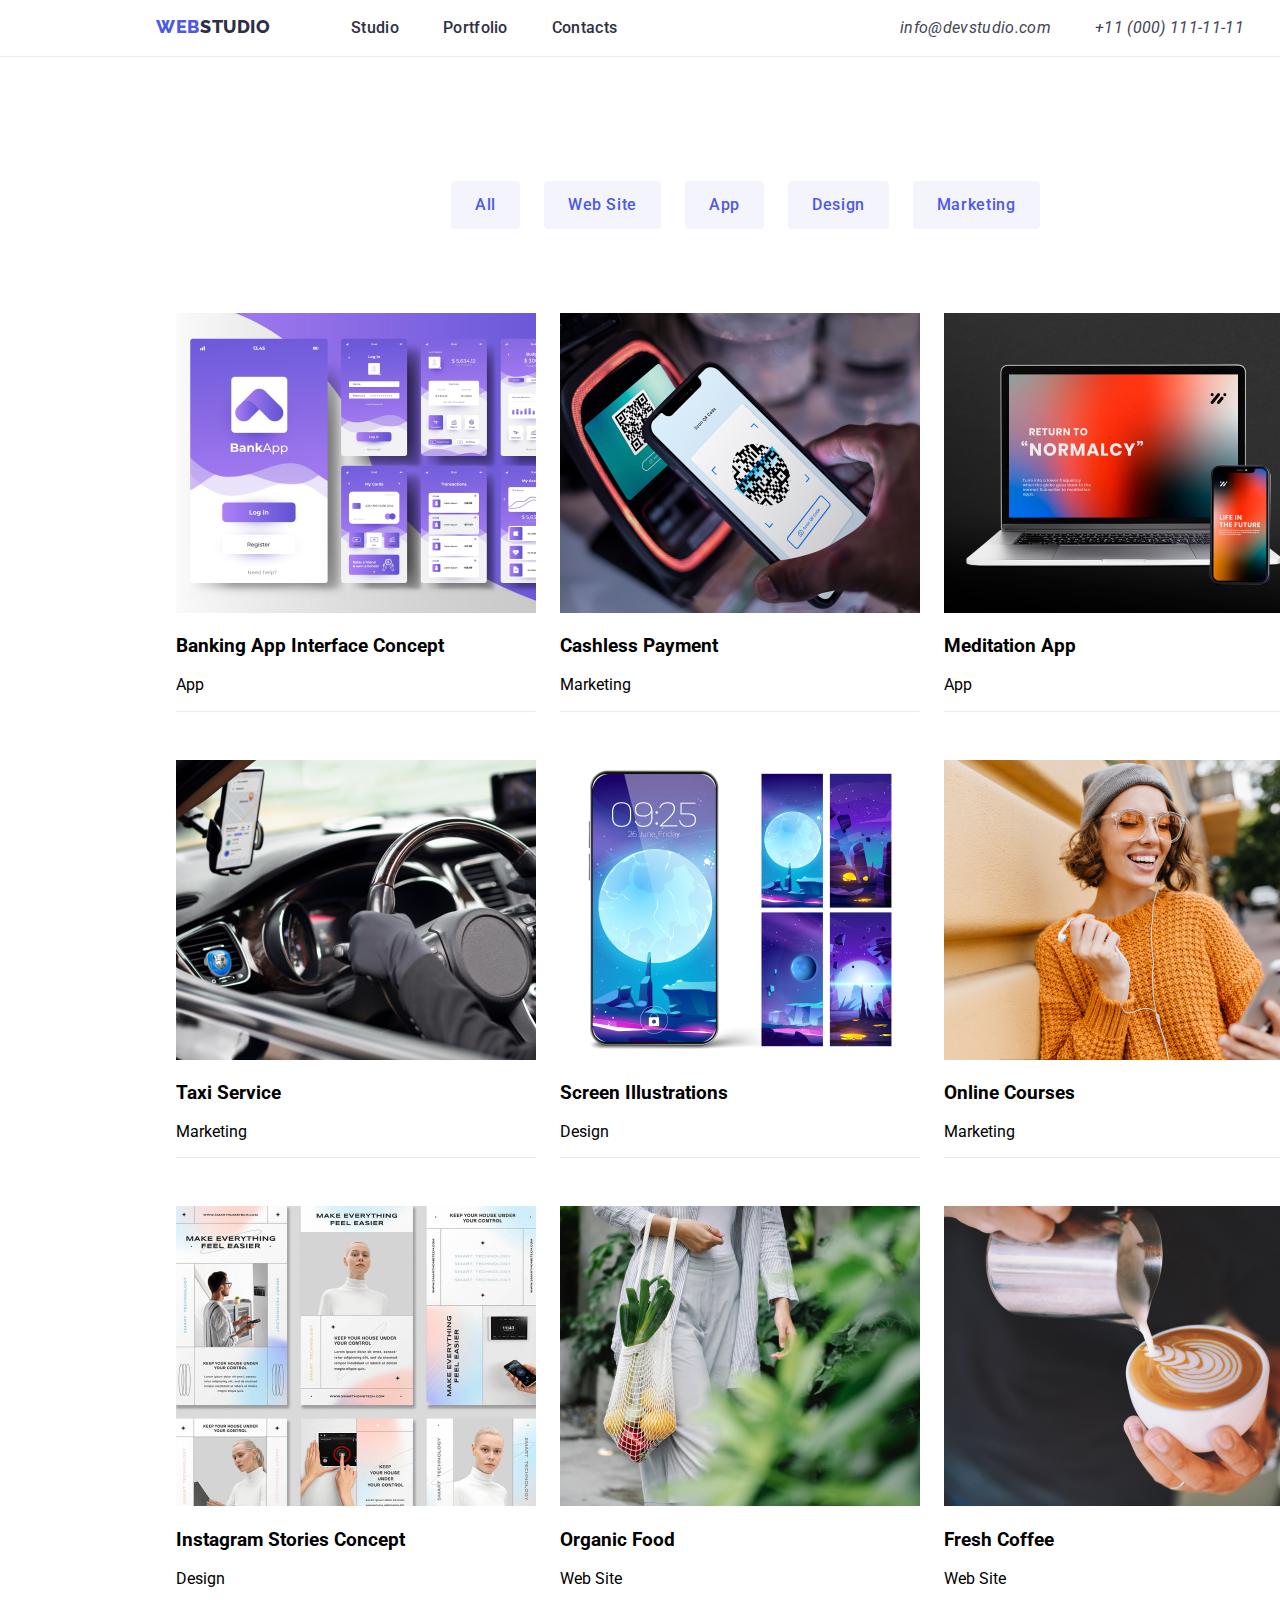
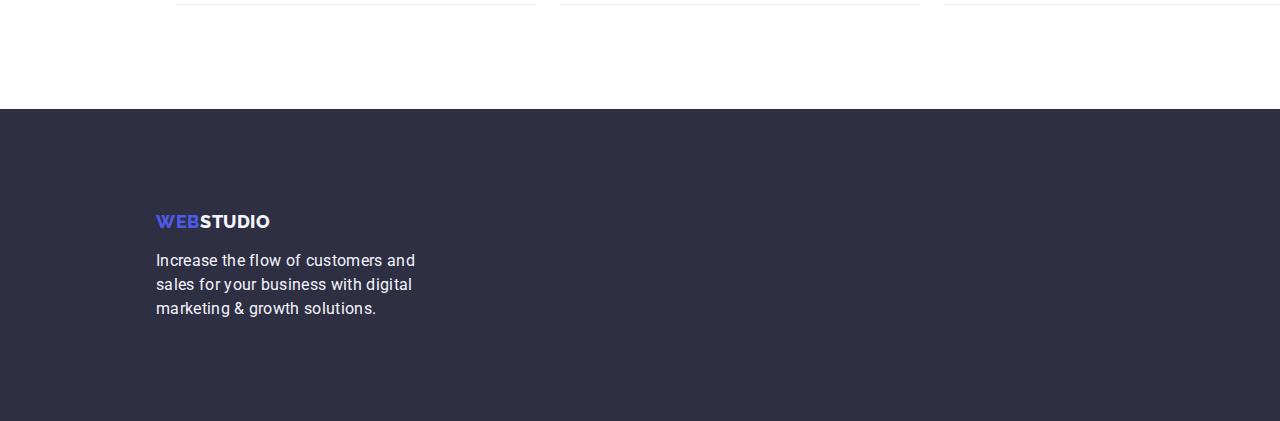
<file: portfolio.html>
<!DOCTYPE html>
<html lang="en">
<head>
    <meta charset="UTF-8">
    <meta name="viewport" content="width=device-width, initial-scale=1.0">
    <title>Portfolio</title>
    <!-- Normalizer first -->
    <link rel="stylesheet" href="https://cdnjs.cloudflare.com/ajax/libs/modern-normalize/1.0.0/modern-normalize.min.css">
    <link rel="stylesheet" href="./css/styles.css">
    <link rel="preconnect" href="https://fonts.googleapis.com">
    <link rel="preconnect" href="https://fonts.gstatic.com" crossorigin>
    <link href="https://fonts.googleapis.com/css2?family=Raleway:wght@800&family=Roboto:wght@400;500;700;900&display=swap"
        rel="stylesheet">
</head>
<body class="portfolio">
    <!-- Page header -->
    <header class="top-line">
        <div class="main-header-container">
            <nav class="main-menu-nav">
                <!-- Menu Navigation-->
                <a class="logo" href="./index.html" rel="noopener noreferrer">
                    <span class="web">WEB</span><span class="studio">STUDIO</span></a>
                <ul class="menu-nav">
                    <li class="tab-list"><a class="menu-name" href="./index.html" rel="noopener noreferrer">Studio</a></li>
                    <li class="tab-list"><a class="menu-name" href="./portfolio.html"
                            rel="noopener noreferrer">Portfolio</a></li>
                    <li class="tab-list"><a class="menu-name" href="/contacts">Contacts</a></li>
                </ul>
            </nav>
            <address class="contacts">
                <ul class="main-header-ctas">
                    <li class="main-header-ctas-item"><a class="mail"
                            href="mailto:info@devstudio.com">info@devstudio.com</a></li>
                    <li class="main-header-ctas-item"><a class="phone" href="tel:+11(000)111-11-11">+11 (000) 111-11-11</a>
                    </li>
                </ul>
            </address>
        </div>
    </header>

    <!-- Unique page content -->
    <main class="portfolio-content">
        <section class="filters">
            <h2 hidden>filters</h2>
                <ul class="buttons">
                    <li class="button-box">
                        <button class="button-solid" type="button">All</button>
                    </li>
                    <li class="button-box">
                        <button class="button-solid" type="button">Web Site</button>
                    </li>
                    <li class="button-box">
                        <button class="button-solid" type="button">App</button>
                    </li>
                    <li class="button-box">
                        <button class="button-solid" type="button">Design</button>
                    </li>
                    <li class="button-box">
                        <button class="button-solid" type="button">Marketing</button>
                    </li>
                </ul> 
        </section>
        <!-- <div> -->
            <!-- <img src="./images/finger.jpg" alt="finger" width="16"> -->
        <!-- </div> -->
        <section class="our-services">
            <div class="section-container">
                <ul class="our-services-list">
                    <li class="our-services-item">
                        <img src="./images/row-1-banking-app.jpg" alt="Banking App Interface Concept" width="360">
                        <h3 class="sevice-category">Banking App Interface Concept</h3>
                        <p class="sevice-type">App</p>
                    </li>
                    <li class="our-services-item">
                        <img src="./images/row-1-cashless-payment.jpg" alt="Cashless Payment" width="360">
                        <h3 class="sevice-category">Cashless Payment</h3>
                        <p class="sevice-type">Marketing</p>
                    </li>
                    <li class="our-services-item">
                        <img src="./images/row-1-meditation-app.jpg" alt="Meditation App" width="360">
                        <h3 class="sevice-category">Meditation App</h3>
                        <p class="sevice-type">App</p>
                    </li>
                    <li class="our-services-item">
                        <img src="./images/row-2-taxi-service.jpg" alt="Taxi Service" width="360">
                        <h3 class="sevice-category">Taxi Service</h3>
                        <p class="sevice-type">Marketing</p>
                    </li>
                    <li class="our-services-item">
                        <img src="./images/row-2-screen-illustrations.jpg" alt="Screen Illustrations" width="360">
                        <h3 class="sevice-category">Screen Illustrations</h3>
                        <p class="sevice-type">Design</p>
                    </li>
                    <li class="our-services-item">
                        <img src="./images/row-2-online-courses.jpg" alt="Online Courses" width="360">
                        <h3 class="sevice-category">Online Courses</h3>
                        <p class="sevice-type">Marketing</p>
                    </li>
                    <li class="our-services-item">
                        <img src="./images/row-3-instagram.jpg" alt="Instagram Stories Concept" width="360">
                        <h3 class="sevice-category">Instagram Stories Concept</h3>
                        <p class="sevice-type">Design</p>
                    </li>
                    <li class="our-services-item">
                        <img src="./images/row-3-organic-food.jpg" alt="Organic Food" width="360">
                        <h3 class="sevice-category">Organic Food</h3>
                        <p class="sevice-type">Web Site</p>
                    </li>
                    <li class="our-services-item">
                        <img src="./images/row-3-fresh-coffee.jpg" alt="Fresh Coffee" width="360">
                        <h3 class="sevice-category">Fresh Coffee</h3>
                        <p class="sevice-type">Web Site</p>
                    </li>
                </ul>
            </div>  
        </section>
    </main>

    <!-- Page footer -->
    <footer class="bottom-line">
        <a class="logo" href="./index.html">
            <span class="web">WEB</span><span class="studio">STUDIO</span></a>
        <p class="business-solution">Increase the flow of customers and sales for your business with digital marketing & growth solutions.</p>
    </footer>
</body>
</html>
</file>
<file: css/styles.css>
* {
    box-sizing: border-box;
}
body {
    font-family: 'Roboto', sans-serif;
    color: navy blue;
    background: #FFF;
}

/* header layout */
.top-line {
    /* height: 24px; */
    width: 1440px;
    /* height: 72px; */
    /* display: flex; */
    justify-content: center;
    align-items: center;
    flex-shrink: 0;
    border-bottom: 1px solid var(--cornflower, #E7E9FC);
    background: var(--white, #FFF);
}

.main-menu-nav {
    display: inline-block;
}

.top-line .logo, .menu-name, .mail, .phone {
    text-decoration: none;
}

/* header logo web text */
.top-line .web {
    width: 44px;
    color: var(--iris, #4D5AE5);
    font-family: Raleway;
    font-size: 18px;
    font-weight: 800;
    line-height: 1.167;
    /* 116.667% */
    letter-spacing: 0.54px;
    text-transform: uppercase; 
}

/* header logo studio text */
.top-line .studio {
    width: 71px;
    color: var(--navyblue, #2E2F42);
    font-family: Raleway;
    font-size: 18px;
    font-weight: 800;
    line-height: 1.167;
    /* 116.667% */
    letter-spacing: 0.54px;
    text-transform: uppercase;  
}

/* header logo layout */
.top-line .logo {
    display: inline-flex;
    height: 24px;
    align-items: center;
    flex-shrink: 0;
    margin-right: 76px;
}

/* header menu-nav layout */
.menu-nav { 
    display: inline-block;
    padding-left: 0px;
    /* margin-right: 332px; */
    /* align-items: flex-start;
    gap: 40px;
    list-style: none;
    margin-left: 76px;
     */
}

.tab-list {
    display: inline-block;
    margin-right: 40px;
}

.tab-list:last-child{
    margin-right: 0;
}

/* header menu-nav typography */
.menu-name {
    color: var(--navyblue, #2E2F42);
    /* Body Medium */
    font-size: 16px;
    font-weight: 500;
    line-height: 1.5;
    /* 150% */
    letter-spacing: 0.32px;
}

.menu-name:hover {
    color: var(--iris, #4D5AE5);
}

/* .contacts {
    display: inline-block;
} */

.main-header-ctas {
    display: inline-block;
    padding-left: 0px;
}

.main-header-ctas-item {
    display: inline-block;
    margin-right: 40px;
}

/* contacts typography */
.mail, .phone {
    color: var(--slate, #434455);
    /* Body */
    font-size: 16px;
    line-height: 1.5;
    /* 150% */
    letter-spacing: 0.32px;
}

.mail:hover, .phone:hover {
    color: var(--iris, #4D5AE5);
}

/*hero-image layout */
.hero-image {
    width: 1440px;
    height: 600px;
    flex-shrink: 0;
    background: var(--navyblue, #2E2F42);
    margin-top: -38px;
    margin-bottom: 0px;
}

.company-tagline {
    color: var(--WHITE, #FFF);
    text-align: center;
    /* Header 1 */
    font-family: Roboto;
    font-size: 56px;
    font-weight: 700;
    line-height: 1.071;
    /* 107.143% */
    letter-spacing: 1.12px;
    padding: 188px 472px 0px 474px;
    margin-bottom: 48px;
}

.order-service {
    /* layout */
    display: inline-flex;
    align-items: flex-start;
    padding: 16px 32px;
    gap: 10px;
    margin: 0px 635px 2108px 636px;
    /* style */
    color: white;
    border-radius: 4px;
    background: var(--iris, #4D5AE5);
    box-shadow: 0px 4px 4px 0px rgba(0, 0, 0, 0.15);
}

.order-service:hover {
    border: 3px solid;
    border-color: blue;
    color: black;
    background-color: blue;
    /* background: repeating-linear-gradient(-45deg, */
        /* #606dbc, */
        /* #606dbc 3px, */
        /* #465298 3px, */
        /* #465298 6px); */
    cursor: pointer;
}

.main-header-container {
    width: 1158px;
    padding: 0px 15px;
    margin-left: auto;
    margin-right: auto;
    display: flex;
    justify-content: space-between;
}

.container {
    width: 1158px;
    padding: 0px 15px;
    /* margin-left:auto;
    margin-right: auto; */
    /* background-color: yellow; */
    display: flex;
    justify-content: space-between;
}

/* features layout */
.section {
    width: 1128px;
    flex-shrink: 0;
    margin: 0px 156px;
    padding-bottom: 120px;
    flex-shrink: 0;
}

.features-list {
    /* layout */
    list-style: none;
    display: inline-flex;
    gap: 24px;
    padding: 0px 3px;
}

.values {
    /* layout */
    width: 264px;
    display: flex; 
    flex-direction: column;
    align-items: flex-start;
    gap: 8px;
}

/* .values:first-child {
    background-color: red;
    margin-left: 0;
} */

.value-name {
    /* typography */
    color: var(--navyblue, #2E2F42);
    /* Header 3 */
    font-size: 20px;
    font-weight: 500;
    line-height: 1.2;
    /* 120% */
    letter-spacing: 0.4px;
    margin-bottom: 0px;
}

.value-description {
    /* typography */
    color: var(--slate, #434455);
    /* Body */
    font-size: 16px;
    line-height: 1.5;
    /* 150% */
    letter-spacing: 0.32px;
    margin-top: 0px;
}

/* images layout */

.our-projects {
    /* layout */

    /* typography */
    color: var(--navyblue, #2E2F42);
    text-align: center;
    /* Header 2 */
    font-size: 36px;
    font-weight: 700;
    line-height: 1.11;
    /* 111.111% */
    letter-spacing: 0.72px;
    text-transform: capitalize;
}

.our-project-list {
    list-style: none;
    display: inline-flex;
    flex-direction: row;
    justify-content: space-between;
    gap: 24px;
    padding: 0px 3px;
    /* width: 1128px; */
    /* height: 412px; */
    /* flex-shrink: 0;
    list-style: none;
    display: inline-flex;
    gap: 24px;
    margin: 0 auto; */
    /* margin-bottom: 120px; */
}

/* .gadgets:first-child {
    background-color: red;
    margin-left: 0;
} */
.project-icon {
    /* layout */
    display: inline-flex;
    flex-direction: column;
    align-items: flex-start;
    /* styles */
    height: 300px;
    border: 1px solid var(--cornflower, #E7E9FC);
    background: url(<path-to-image>), lightgray -72.845px -19px / 144.444% 112.667% no-repeat;
}

.project-icon:hover {
    border: 3px solid;
    border-color: var(--iris, #4D5AE5);
}

.team {
    width: 1440px;
    height: 732px;
    flex-shrink: 0;
    background: var(--cloud, #F4F4FD);
    margin-left: -156px;
    margin-bottom: -120px;
    /* margin-top: 72px; */
    /* margin-bottom: 104px; */
}

.team-title {
    /* layout */
    padding-top: 120px;

    /* typography */
    color: var(--navyblue, #2E2F42);
    text-align: center;
    /* Header 2 */
    font-size: 36px;
    font-weight: 700;
    line-height: 1.11;
    /* 111.111% */
    letter-spacing: 0.72px;
    text-transform: capitalize;
}

/* with team-container */
.team-list {
    list-style: none;
    display: flex;
    gap: 24px;
    margin-left: 156px;
    /* flex-wrap: wrap; */
    justify-content: center;
    padding: 0px 3px;
}

.team-name-list {
    /* width: calc((100% -48px)/3); */
    height: 380px;
    display: inline-flex;
    flex-direction: column;
    justify-content: center;
    align-items: center;
    /* gap: 32px; */
    /* border-bottom: 1px solid var(--CORNFLOWER, #E7E9FC); */
    border-radius: 0px 0px 4px 4px;
    background: var(--white, #FFF);
    box-shadow: 0px 2px 1px 0px rgba(46, 47, 66, 0.08), 0px 1px 1px 0px rgba(46, 47, 66, 0.16), 0px 1px 6px 0px rgba(46, 47, 66, 0.08);
}

/* .team-name-list:first-child {
    background-color: red;
    margin-left: 0;
} */

.team-picture {
    margin-top: 25px; 
    margin-bottom: 32px;
    height: 260px;
    background: url(<path-to-image>), lightgray -97.034px -0.927px / 181.897% 251.37% no-repeat;
}

.team-name, .team-description {
    display: flex;
    width: 232px;
    flex-direction: column;
    justify-content: center;
    align-items: center;
    gap: 8px;
}

.team-name {
    color: var(--navyblue, #2E2F42);
    text-align: center;
    /* Header 3 */
    font-size: 20px;
    font-weight: 500;
    line-height: 1.2;
    /* 120% */
    letter-spacing: 0.4px;
    margin-bottom: 8px;
}

.team-description {
    color: var(--slate, #434455);
    text-align: center;
    /* Body */
    font-size: 16px;
    line-height: 1.5;
    /* 150% */
    letter-spacing: 0.32px;
    margin-top: 0px;
    margin-bottom: 32px;
}

.team-name-list:hover {
    border: 3px solid;
    border-color: var(--iris, #4D5AE5);
}

.bottom-line {
    width: 1440px;
    height: 312px;
    flex-shrink: 0;
    background: var(--navyblue, #2E2F42);
    bottom: 0;
}


.bottom-line .web {
    display: flex;
    width: 44px;
    height: 21px;
    flex-direction: column;
    justify-content: center;
    /* typography */
    color: var(--iris, #4D5AE5);
    font-family: Raleway;
    font-size: 18px;
    font-weight: 800;
    line-height: 1.167;
    /* 116.667% */
    letter-spacing: 0.54px;
    text-transform: uppercase;
}

.bottom-line .studio {
    display: flex;
    width: 71px;
    height: 21px;
    flex-direction: column;
    justify-content: center;
    /* typography */
    color: var(--cloud, #F4F4FD);
    font-family: Raleway;
    font-size: 18px;
    font-weight: 800;
    line-height: 1.167;
    /* 116.667% */
    letter-spacing: 0.54px;
    text-transform: uppercase;
}

.bottom-line .logo {
    display: inline-flex;
    width: 115px;
    height: 24px;
    margin-left: 156px;
    margin-bottom: 16px;
    margin-top: 100px;
    align-items: center;
    flex-shrink: 0;
    text-decoration: none;
}

.business-solution {
    width: 264px;
    color: var(--cloud, #F4F4FD);

    /* Body */
    font-size: 16px;
    line-height: 1.5;
    /* 150% */
    letter-spacing: 0.32px;
    margin-left: 156px;
    margin-top: 0px;
}


/* Portfolio */
.portfolio {
    width: 1440px;
    max-height: 2076px;
}
.filters {
    display: inline-flex;
    align-items: flex-start;
    margin-left: 427px;
    margin-top: 96px;
    margin-bottom: 0px;
}

.filters .buttons {
    list-style: none;
    /* layout */
    display: flex;
    padding: 12px 24px;
    justify-content: center;
    align-items: center;
    gap: 24px;
    margin-bottom: 0px;
}

.button-box {
    /* style */
    white-space: nowrap;
    border-radius: 4px;
    border: 1px solid var(--cornflower, #E7E9FC);
    background: var(--cloud, #F4F4FD);
    border: none;
    outline: none;
}

.button-solid {
    border: none;
    background-color: transparent;
    color: var(--iris, #4D5AE5);
    text-align: center;
    /* Button Text */
    font-size: 16px;
    font-weight: 500;
    line-height: 1.5;
    /* 150% */
    letter-spacing: 0.64px;
    display: flex;
    padding: 12px 24px;
    justify-content: center;
    margin-bottom: 0px;
}

.button-solid:focus {
    border: none;
    outline: none;
}

.filters .button-solid:hover {
    border: 3px solid;
    border-color: blue;
    border-radius: 4px;
    color: white;
    background-color: blue;
    cursor: pointer;
}


/* sevices */
.our-services {
    margin-top: 72px;
    margin-bottom: 104px;
}
.our-services-list {
    list-style: none;
    display: flex;
    column-gap: 24px;
    flex-wrap: wrap;
    justify-content: center;
    row-gap: 48px;
}

.our-services-item {
    width: calc((100% -48px)/3);
    border-bottom: 1px solid var(--CORNFLOWER, #E7E9FC);
}

.service-category {
    color: var(--navyblue, #2E2F42);
    font-size: 20px;
    font-weight: 500;
    line-height: 1.2;
    /* 120% */
    letter-spacing: 0.4px;
}

.our-services-item:hover {
    border: 3px solid;
    border-color: var(--iris, #4D5AE5);
    cursor: pointer;
}
</file>
